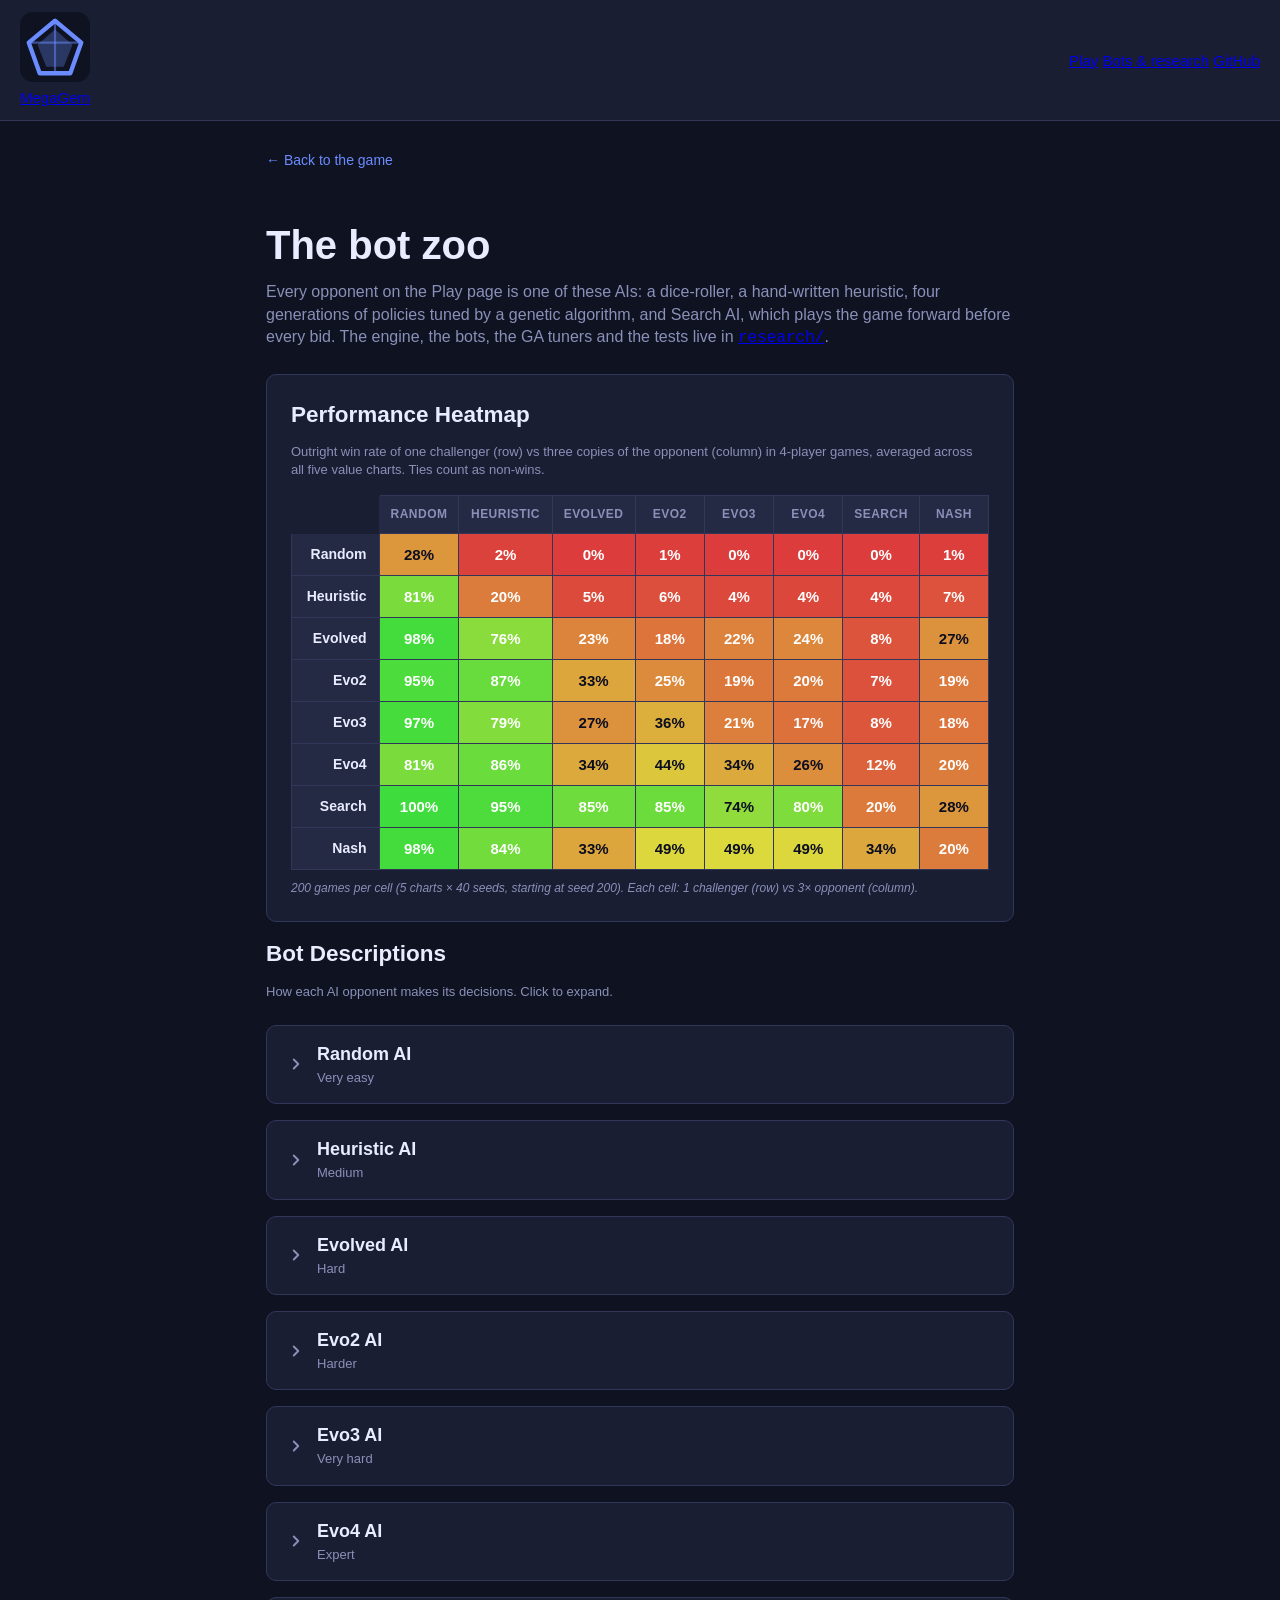
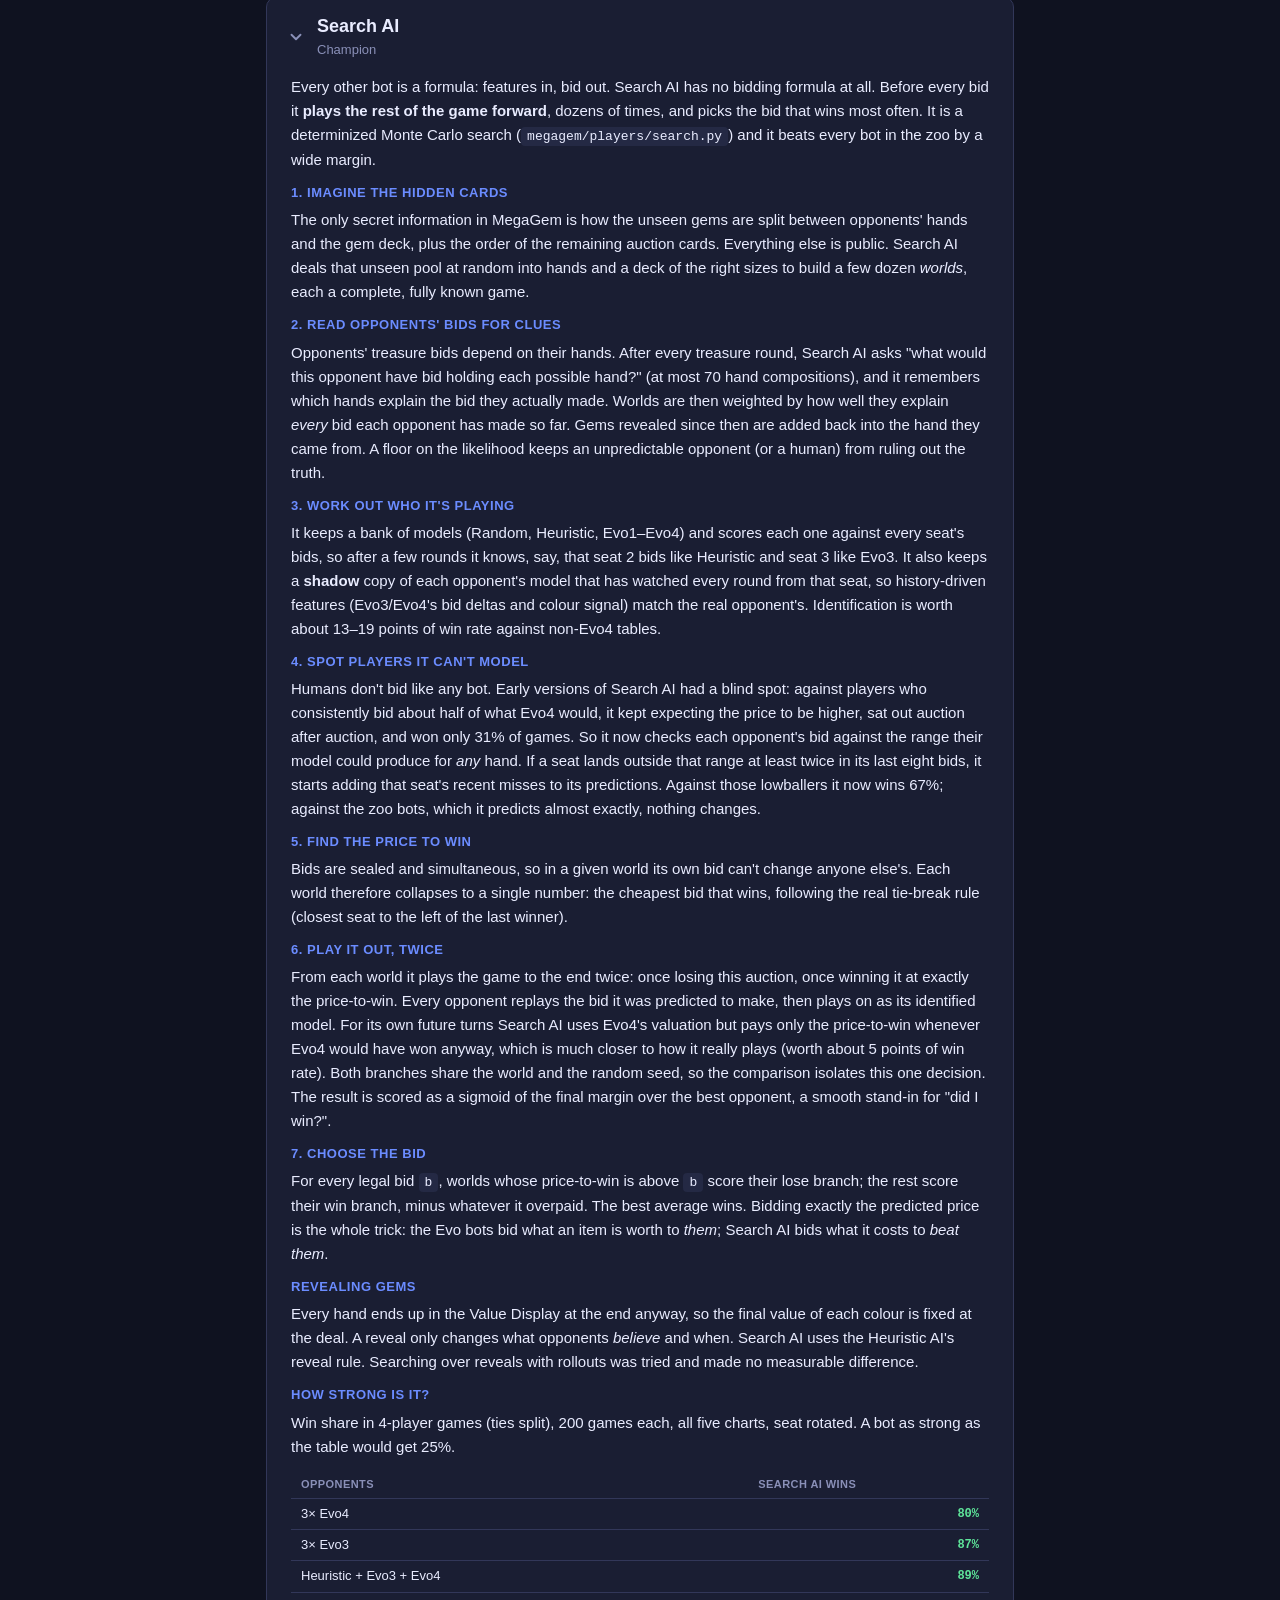
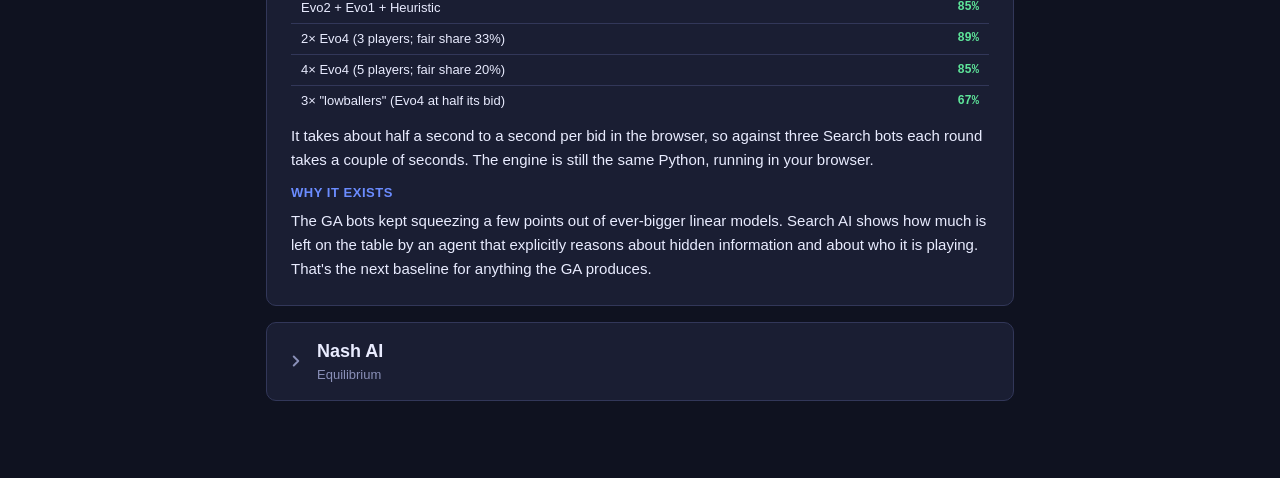
<file: web/bots.html>
<!DOCTYPE html>
<html lang="en">
<head>
    <meta charset="UTF-8">
    <meta name="viewport" content="width=device-width, initial-scale=1.0">
    <title>MegaGem Bots</title>
    <link rel="icon" href="favicon.svg" type="image/svg+xml">
    <link rel="preconnect" href="https://fonts.googleapis.com">
    <link rel="preconnect" href="https://fonts.gstatic.com" crossorigin>
    <link rel="stylesheet" href="https://fonts.googleapis.com/css2?family=Inter:wght@400;500;600;700&family=Space+Grotesk:wght@500;700&display=swap">
    <link rel="stylesheet" href="style.css?v=__MEGAGEM_BUILD__">
    <style>
        .bots-page {
            max-width: 780px;
            margin: 0 auto;
            padding: 28px 16px 64px;
        }

        .bots-page h2 {
            margin-top: 0;
            margin-bottom: 8px;
        }

        .bots-page > .muted {
            margin-bottom: 24px;
        }

        /* --- Collapsible bot cards ----------------------------------- */

        .bot-card {
            background: var(--bg-card);
            border: 1px solid var(--border);
            border-radius: 10px;
            margin-bottom: 16px;
        }

        .bot-card summary {
            display: flex;
            align-items: center;
            gap: 12px;
            padding: 16px 20px;
            cursor: pointer;
            list-style: none;
            user-select: none;
        }

        .bot-card summary::-webkit-details-marker { display: none; }
        .bot-card summary::marker { display: none; }

        .bot-card summary .chevron {
            flex-shrink: 0;
            width: 18px;
            height: 18px;
            transition: transform 0.2s;
            color: var(--muted);
        }

        .bot-card[open] summary .chevron {
            transform: rotate(90deg);
        }

        .bot-card summary .bot-header {
            flex: 1;
        }

        .bot-card summary h3 {
            margin: 0;
            font-size: 18px;
            color: var(--text);
            text-transform: none;
            letter-spacing: 0;
        }

        .bot-card summary .bot-difficulty {
            font-size: 13px;
            color: var(--muted);
            margin-top: 2px;
        }

        .bot-card .bot-body {
            padding: 0 24px 24px;
        }

        .bot-card p {
            margin: 0 0 12px;
            line-height: 1.6;
        }

        .bot-card p:last-child {
            margin-bottom: 0;
        }

        .bot-card .section-label {
            font-size: 13px;
            font-weight: 600;
            color: var(--accent);
            text-transform: uppercase;
            letter-spacing: 0.04em;
            margin-bottom: 6px;
        }

        .bot-card code {
            background: var(--bg-card-alt);
            padding: 2px 6px;
            border-radius: 4px;
            font-size: 13px;
            font-family: ui-monospace, "SF Mono", Menlo, monospace;
        }

        /* --- Weight analysis dropdown -------------------------------- */

        .weight-analysis {
            margin-top: 16px;
            background: var(--bg-card-alt);
            border: 1px solid var(--border);
            border-radius: 8px;
        }

        .weight-analysis summary {
            display: flex;
            align-items: center;
            gap: 8px;
            padding: 12px 16px;
            cursor: pointer;
            list-style: none;
            user-select: none;
            font-size: 14px;
            font-weight: 600;
            color: var(--accent);
        }

        .weight-analysis summary::-webkit-details-marker { display: none; }
        .weight-analysis summary::marker { display: none; }

        .weight-analysis summary .chevron {
            flex-shrink: 0;
            width: 14px;
            height: 14px;
            transition: transform 0.2s;
            color: var(--muted);
        }

        .weight-analysis[open] summary .chevron {
            transform: rotate(90deg);
        }

        .weight-analysis .wa-body {
            padding: 0 16px 16px;
        }

        .weight-analysis .wa-body p {
            font-size: 13px;
            color: var(--muted);
            margin: 0 0 12px;
            line-height: 1.5;
        }

        .wa-head {
            margin-bottom: 16px;
        }

        .wa-head:last-child {
            margin-bottom: 0;
        }

        .wa-head-title {
            font-size: 13px;
            font-weight: 700;
            color: var(--text);
            text-transform: uppercase;
            letter-spacing: 0.04em;
            margin-bottom: 8px;
        }

        .wa-head-formula {
            font-size: 12px;
            color: var(--muted);
            font-family: ui-monospace, "SF Mono", Menlo, monospace;
            margin-bottom: 8px;
            word-break: break-all;
        }

        .weight-table {
            width: 100%;
            border-collapse: collapse;
            font-size: 13px;
            margin-bottom: 8px;
        }

        .weight-table th,
        .weight-table td {
            padding: 6px 10px;
            text-align: left;
            border-bottom: 1px solid var(--border);
        }

        .weight-table th {
            color: var(--muted);
            font-size: 11px;
            text-transform: uppercase;
            letter-spacing: 0.04em;
            font-weight: 600;
        }

        .weight-table .wt-name {
            font-family: ui-monospace, "SF Mono", Menlo, monospace;
            font-size: 12px;
            color: var(--text);
            white-space: nowrap;
        }

        .weight-table .wt-value {
            font-family: ui-monospace, "SF Mono", Menlo, monospace;
            font-size: 12px;
            font-weight: 700;
            text-align: right;
            white-space: nowrap;
        }

        .weight-table .wt-value.positive { color: var(--success); }
        .weight-table .wt-value.negative { color: var(--danger); }
        .weight-table .wt-value.near-zero { color: var(--muted); }

        .weight-table .wt-meaning {
            color: var(--muted);
            font-size: 12px;
            line-height: 1.4;
        }

        .weight-table tr:last-child td {
            border-bottom: none;
        }

        .wa-insight {
            font-size: 13px;
            color: var(--text);
            line-height: 1.6;
            margin: 8px 0 0;
            padding: 10px 12px;
            background: var(--bg);
            border-radius: 6px;
            border-left: 3px solid var(--accent);
        }

        /* --- Heatmap ------------------------------------------------- */

        .heatmap-section {
            background: var(--bg-card);
            border: 1px solid var(--border);
            border-radius: 10px;
            padding: 24px;
            margin-bottom: 16px;
        }

        .heatmap-section h2 {
            margin: 0 0 4px;
        }

        .heatmap-section > .muted {
            margin-bottom: 16px;
        }

        .heatmap-wrapper {
            overflow-x: auto;
        }

        .heatmap-table {
            border-collapse: collapse;
            width: 100%;
            min-width: 400px;
            font-size: 14px;
        }

        .heatmap-table th,
        .heatmap-table td {
            padding: 10px 8px;
            text-align: center;
            border: 1px solid var(--border);
        }

        .heatmap-table th {
            background: var(--bg-card-alt);
            color: var(--muted);
            font-size: 12px;
            font-weight: 600;
            text-transform: uppercase;
            letter-spacing: 0.04em;
        }

        .heatmap-table th.row-header {
            text-align: right;
            padding-right: 12px;
            color: var(--text);
            text-transform: none;
            letter-spacing: 0;
            font-size: 14px;
        }

        .heatmap-table th.corner {
            background: transparent;
            border-color: transparent;
        }

        .heatmap-table th.col-label-row {
            background: transparent;
            border: none;
            color: var(--muted);
            font-size: 12px;
            text-align: center;
            padding: 0 0 6px;
        }

        .heatmap-table td {
            font-weight: 700;
            font-size: 15px;
            min-width: 64px;
        }

        .heatmap-meta {
            margin-top: 10px;
            font-size: 12px;
            color: var(--muted);
            font-style: italic;
        }

        .heatmap-empty {
            color: var(--muted);
            font-style: italic;
            padding: 20px 0;
            text-align: center;
        }

        /* --- Misc ---------------------------------------------------- */

        .back-link {
            display: inline-block;
            margin-bottom: 20px;
            color: var(--accent);
            text-decoration: none;
            font-size: 14px;
        }

        .back-link:hover {
            text-decoration: underline;
        }
    </style>
</head>
<body>
    <header class="topbar">
        <a class="brand" href="./"><img src="favicon.svg" alt=""><span>MegaGem</span></a>
        <nav class="nav">
            <a href="./">Play</a>
            <a href="bots.html" class="active">Bots<span class="hide-sm"> &amp; research</span></a>
            <a href="https://github.com/Lachy-Dauth/mega-gem" target="_blank" rel="noopener" class="hide-sm">GitHub</a>
        </nav>
    </header>

    <div class="bots-page">
        <a href="./" class="back-link">&larr; Back to the game</a>
        <h1 style="font-size:clamp(28px,5vw,40px);margin-bottom:8px">The bot zoo</h1>
        <p class="muted" style="margin:0 0 24px;font-size:16px">Every opponent on the Play page is one of these AIs: a dice-roller, a hand-written
        heuristic, four generations of policies tuned by a genetic algorithm, and Search AI, which plays the game forward before every bid. The engine, the bots, the GA tuners and the tests live in
        <a href="https://github.com/Lachy-Dauth/mega-gem/tree/main/research" target="_blank" rel="noopener"><code>research/</code></a>.</p>

        <!-- ===================== HEATMAP ===================== -->
        <div class="heatmap-section">
            <h2>Performance Heatmap</h2>
            <p class="muted">
                Outright win rate of one challenger (row) vs three copies of the
                opponent (column) in 4-player games, averaged across all
                five value charts. Ties count as non-wins.
            </p>
            <div id="heatmap-container">
                <p class="heatmap-empty">Loading heatmap data...</p>
            </div>
        </div>

        <!-- ===================== BOT DESCRIPTIONS ===================== -->
        <h2>Bot Descriptions</h2>
        <p class="muted">How each AI opponent makes its decisions. Click to expand.</p>

        <!-- Random AI -->
        <details class="bot-card">
            <summary>
                <svg class="chevron" viewBox="0 0 24 24" fill="none" stroke="currentColor" stroke-width="2.5" stroke-linecap="round" stroke-linejoin="round"><polyline points="9 18 15 12 9 6"></polyline></svg>
                <div class="bot-header">
                    <h3>Random AI</h3>
                    <div class="bot-difficulty">Very easy</div>
                </div>
            </summary>
            <div class="bot-body">
                <p>
                    The Random AI is the simplest bot in the game. It has no strategy
                    at all — every decision is made by rolling the dice.
                </p>

                <div class="section-label">Bidding</div>
                <p>
                    When an auction card comes up, Random AI picks a bid uniformly at
                    random between <code>0</code> and the maximum legal bid. It
                    doesn't consider the value of the card, how many coins it has
                    left, or what other players might do. A treasure card worth 20
                    points is just as likely to get a bid of 0 as a bid at the cap.
                </p>

                <div class="section-label">Revealing gems</div>
                <p>
                    When forced to reveal a gem from its hand, Random AI picks one
                    at random with equal probability. It makes no attempt to hold
                    back valuable colours or reveal ones that help its position.
                </p>

                <div class="section-label">Why it exists</div>
                <p>
                    Random AI serves as the <strong>baseline floor</strong> for the
                    AI zoo. Any serious bot should comfortably beat it. It's also
                    useful for quick testing — if a new AI can't even outperform
                    random play, something is wrong.
                </p>
            </div>
        </details>

        <!-- Heuristic AI -->
        <details class="bot-card">
            <summary>
                <svg class="chevron" viewBox="0 0 24 24" fill="none" stroke="currentColor" stroke-width="2.5" stroke-linecap="round" stroke-linejoin="round"><polyline points="9 18 15 12 9 6"></polyline></svg>
                <div class="bot-header">
                    <h3>Heuristic AI</h3>
                    <div class="bot-difficulty">Medium</div>
                </div>
            </summary>
            <div class="bot-body">
                <p>
                    The Heuristic AI is the first bot with an actual strategy. It
                    estimates the value of each auction card and bids a fraction of
                    that value, keeping coins in reserve for future rounds.
                </p>

                <div class="section-label">Treasure bidding</div>
                <p>
                    For treasure cards, the bot estimates how much the offered gems
                    are worth. It does this by predicting what the Value Display will
                    look like at the end of the game — gems it can see (its own hand,
                    the current display) are counted exactly, while hidden gems
                    (opponents' hands, the gem deck) are spread uniformly across
                    unknown slots. Each gem's value is then looked up on the chart.
                    Mission bonuses are also factored in: full credit if winning the
                    gems would complete a mission, and partial credit if it moves the
                    bot closer to one.
                </p>
                <p>
                    The final bid is <code>75%</code> of that estimated value, capped
                    so the bot always keeps a reserve of coins for future treasure
                    auctions. The reserve is based on how many gems are still in the
                    supply and their expected average value.
                </p>

                <div class="section-label">Investment bidding</div>
                <p>
                    Investments return their face value at the end of the game on top
                    of the locked bid — they're free money. The bot bids its surplus
                    coins (everything above its reserve), and will always bid at
                    least <code>1</code> coin if it can, since any winning bid is
                    profitable.
                </p>

                <div class="section-label">Loan bidding</div>
                <p>
                    Loans are net-negative (you pay back the full face value), so
                    the bot only takes them as a last resort — specifically, when it
                    has fewer than <code>5</code> coins and there are still at least
                    3 gems left in the supply worth competing for. Otherwise it
                    bids <code>0</code>.
                </p>

                <div class="section-label">Revealing gems</div>
                <p>
                    When choosing which gem to reveal from its hand, the Heuristic AI
                    picks the one that benefits it the most. It scores each gem by
                    how much the Value Display would increase for that colour,
                    weighted by how many more of that colour it owns compared to its
                    opponents. A gem it holds lots of and opponents hold few of is
                    worth boosting; a gem opponents hold more of is worth avoiding.
                    Ties are broken by revealing colours the bot holds least of.
                </p>

                <div class="section-label">Why it exists</div>
                <p>
                    Heuristic AI is the <strong>fitness opponent</strong> for the
                    first generation of evolved bots. It provides a meaningful
                    challenge — far above random play — and a stable baseline to
                    measure whether genetic tuning is actually producing improvement.
                </p>
            </div>
        </details>

        <!-- Evolved AI (HyperAdaptiveSplitAI) -->
        <details class="bot-card">
            <summary>
                <svg class="chevron" viewBox="0 0 24 24" fill="none" stroke="currentColor" stroke-width="2.5" stroke-linecap="round" stroke-linejoin="round"><polyline points="9 18 15 12 9 6"></polyline></svg>
                <div class="bot-header">
                    <h3>Evolved AI</h3>
                    <div class="bot-difficulty">Hard</div>
                </div>
            </summary>
            <div class="bot-body">
                <p>
                    The Evolved AI is the first bot whose strategy was discovered
                    by a genetic algorithm rather than written by hand. It builds
                    on the Heuristic AI's foundation but replaces the fixed 75%
                    discount with three independent linear models — one each for
                    treasure, investment, and loan auctions — whose 18 total
                    weights were tuned by evolution.
                </p>

                <div class="section-label">How the discount works</div>
                <p>
                    Each of the three "heads" computes a discount factor between
                    0 and 1 from five game-state features: how far through the
                    game you are (progress), the bot's own coin ratio relative to
                    the remaining expected value, the average and top opponent coin
                    ratios, and a variance proxy based on how many hidden gems
                    remain and how sensitive the current value chart is. Each head
                    has its own bias and five learned weights, so treasures,
                    investments, and loans can each react differently to the same
                    game state.
                </p>

                <div class="section-label">Better value estimation</div>
                <p>
                    Instead of the Heuristic AI's simple point estimate of the
                    final Value Display, the Evolved AI uses a
                    <strong>hypergeometric distribution</strong>. It models the
                    unknown gems (in opponents' hands and the deck) as draws from
                    an urn without replacement, computing the full probability
                    distribution for each colour's final display count. The
                    expected value of each gem is then
                    <code>E[chart_value(X)]</code> rather than
                    <code>chart_value(E[X])</code> — a significant accuracy
                    improvement on non-linear charts like chart E, where the value
                    peaks at 3 gems then crashes to 0.
                </p>

                <div class="section-label">Bidding</div>
                <p>
                    For treasures, the bot multiplies the hypergeometric value
                    estimate (including mission bonuses) by the treasure head's
                    discount, then caps the bid at its spendable coins. For
                    investments, it applies the invest head's discount to its
                    surplus coins and always bids at least 1 (free money). For
                    loans, the loan head's discount is applied to the loan amount
                    — a low discount effectively means "don't take this loan".
                </p>

                <div class="section-label">Revealing gems</div>
                <p>
                    Inherited unchanged from the Heuristic AI — pick the gem
                    whose colour boost benefits the bot the most relative to
                    opponents.
                </p>

                <div class="section-label">Why it exists</div>
                <p>
                    The Evolved AI demonstrates that a genetic algorithm can
                    discover bidding strategies that beat hand-tuned heuristics.
                    It achieves an <strong>81% win rate</strong> against three
                    Heuristic AI opponents and serves as the training opponent
                    for the next generation of bots.
                </p>

                <details class="weight-analysis">
                    <summary>
                        <svg class="chevron" viewBox="0 0 24 24" fill="none" stroke="currentColor" stroke-width="2.5" stroke-linecap="round" stroke-linejoin="round"><polyline points="9 18 15 12 9 6"></polyline></svg>
                        Learned weights (18 total)
                    </summary>
                    <div class="wa-body">
                        <p>
                            Each head computes a discount factor:
                            <code>discount = clamp(bias + w1*f1 + ... + w5*f5, 0, 1)</code>.
                            The discount is multiplied by the estimated value to produce the bid.
                            A higher weight means the feature pushes the discount up (bid more aggressively).
                        </p>

                        <!-- Treasure head -->
                        <div class="wa-head">
                            <div class="wa-head-title">Treasure head</div>
                            <table class="weight-table">
                                <thead><tr><th>Weight</th><th>Value</th><th>Interpretation</th></tr></thead>
                                <tbody>
                                    <tr><td class="wt-name">bias</td><td class="wt-value positive">+0.27</td><td class="wt-meaning">Low baseline discount (~27%) — starts conservative and lets the features decide</td></tr>
                                    <tr><td class="wt-name">w_progress</td><td class="wt-value negative">-0.51</td><td class="wt-meaning">Bids <strong>less</strong> aggressively as the game goes on — tightens up late to preserve coins</td></tr>
                                    <tr><td class="wt-name">w_my_cash</td><td class="wt-value positive">+0.45</td><td class="wt-meaning">Spends more freely when it has a large share of the remaining value in coins</td></tr>
                                    <tr><td class="wt-name">w_avg_cash</td><td class="wt-value positive">+1.06</td><td class="wt-meaning"><strong>Strongest weight.</strong> Bids much harder when opponents are cash-rich — refuses to be outbid when everyone has money</td></tr>
                                    <tr><td class="wt-name">w_top_cash</td><td class="wt-value negative">-0.17</td><td class="wt-meaning">Slightly pulls back when one specific opponent is very rich — avoids bidding wars it can't win</td></tr>
                                    <tr><td class="wt-name">w_variance</td><td class="wt-value near-zero">+0.09</td><td class="wt-meaning">Barely affected by chart uncertainty — trusts its value estimates</td></tr>
                                </tbody>
                            </table>
                            <div class="wa-insight">
                                The treasure head's defining trait is the huge <code>w_avg_cash = +1.06</code> weight.
                                When opponents are flush with coins, this bot goes all-in on treasures rather than
                                letting them dominate the auctions. The negative progress weight means it front-loads
                                spending on treasures early and becomes a miser in the endgame.
                            </div>
                        </div>

                        <!-- Invest head -->
                        <div class="wa-head">
                            <div class="wa-head-title">Invest head</div>
                            <table class="weight-table">
                                <thead><tr><th>Weight</th><th>Value</th><th>Interpretation</th></tr></thead>
                                <tbody>
                                    <tr><td class="wt-name">bias</td><td class="wt-value negative">-0.38</td><td class="wt-meaning">Negative baseline — rarely invests unless features push it up</td></tr>
                                    <tr><td class="wt-name">w_progress</td><td class="wt-value negative">-0.18</td><td class="wt-meaning">Less willing to invest as the game goes on</td></tr>
                                    <tr><td class="wt-name">w_my_cash</td><td class="wt-value positive">+0.70</td><td class="wt-meaning">Invests heavily when it has lots of coins relative to remaining value</td></tr>
                                    <tr><td class="wt-name">w_avg_cash</td><td class="wt-value negative">-1.08</td><td class="wt-meaning"><strong>Strongest weight.</strong> Avoids investing when opponents also have lots of cash — prefers to save coins for treasure fights</td></tr>
                                    <tr><td class="wt-name">w_top_cash</td><td class="wt-value positive">+0.65</td><td class="wt-meaning">But if one specific opponent is way richer, it <em>does</em> invest — concedes the next auction to lock in safe returns</td></tr>
                                    <tr><td class="wt-name">w_variance</td><td class="wt-value near-zero">+0.08</td><td class="wt-meaning">Negligible effect from chart uncertainty</td></tr>
                                </tbody>
                            </table>
                            <div class="wa-insight">
                                The invest head shows sophisticated resource management: it only invests when it
                                can afford to (high <code>w_my_cash</code>), but avoids locking up coins when opponents
                                also have money to spend on treasures (<code>w_avg_cash = -1.08</code>). The exception is
                                when one opponent is so far ahead that competing for treasures seems futile — then it
                                pivots to safe investment returns.
                            </div>
                        </div>

                        <!-- Loan head -->
                        <div class="wa-head">
                            <div class="wa-head-title">Loan head</div>
                            <table class="weight-table">
                                <thead><tr><th>Weight</th><th>Value</th><th>Interpretation</th></tr></thead>
                                <tbody>
                                    <tr><td class="wt-name">bias</td><td class="wt-value negative">-0.52</td><td class="wt-meaning">Strongly avoids loans by default — net-negative cash flow</td></tr>
                                    <tr><td class="wt-name">w_progress</td><td class="wt-value positive">+0.92</td><td class="wt-meaning"><strong>Strongest weight.</strong> Increasingly willing to take loans late in the game for last-minute leverage</td></tr>
                                    <tr><td class="wt-name">w_my_cash</td><td class="wt-value near-zero">+0.12</td><td class="wt-meaning">Small effect — neither desperate nor cautious about current cash</td></tr>
                                    <tr><td class="wt-name">w_avg_cash</td><td class="wt-value near-zero">-0.09</td><td class="wt-meaning">Barely affected by opponent cash levels</td></tr>
                                    <tr><td class="wt-name">w_top_cash</td><td class="wt-value negative">-0.44</td><td class="wt-meaning">Avoids loans when the top opponent is rich — doesn't want to go deeper in debt against a strong player</td></tr>
                                    <tr><td class="wt-name">w_variance</td><td class="wt-value positive">+0.98</td><td class="wt-meaning"><strong>Near-strongest.</strong> Strongly takes loans when the situation is uncertain — gambles on high-variance charts</td></tr>
                                </tbody>
                            </table>
                            <div class="wa-insight">
                                The loan head reveals an interesting endgame gambit: the massive <code>w_progress = +0.92</code>
                                combined with the high <code>w_variance = +0.98</code> means this bot will take loans
                                late in uncertain games — a "Hail Mary" play where the extra coins might swing a
                                close outcome. Early in the game, the negative bias and <code>w_top_cash</code> keep it cautious.
                            </div>
                        </div>
                    </div>
                </details>
            </div>
        </details>

        <!-- Evo2 AI -->
        <details class="bot-card">
            <summary>
                <svg class="chevron" viewBox="0 0 24 24" fill="none" stroke="currentColor" stroke-width="2.5" stroke-linecap="round" stroke-linejoin="round"><polyline points="9 18 15 12 9 6"></polyline></svg>
                <div class="bot-header">
                    <h3>Evo2 AI</h3>
                    <div class="bot-difficulty">Harder</div>
                </div>
            </summary>
            <div class="bot-body">
                <p>
                    Evo2 is a clean-slate redesign that throws out the hand-coded
                    scaffolding of the Evolved AI and lets the genetic algorithm
                    discover everything from scratch. Instead of computing a
                    discount fraction and multiplying it by an estimated value,
                    each head outputs the <strong>bid in coins directly</strong>
                    — a simple linear formula whose 19 total weights encode the
                    full bidding policy.
                </p>

                <div class="section-label">Direct bid output</div>
                <p>
                    Each head computes
                    <code>bid = bias + w1*f1 + w2*f2 + ...</code> and the
                    result is clamped to <code>[0, max_legal_bid]</code>.
                    There's no intermediate "discount times value" step, which
                    frees the GA from the implicit assumption that bids should
                    scale proportionally with estimated value.
                </p>

                <div class="section-label">Smarter features</div>
                <p>
                    The progress proxy (fraction of the auction deck consumed) is
                    replaced by an exact <strong>expected rounds remaining</strong>
                    calculated via a closed-form multivariate hypergeometric over
                    the known auction deck composition and remaining gem supply.
                    Cash features switch from ratios to raw coin counts (my coins,
                    average opponent coins, top opponent coins) and let the GA
                    learn the right scaling. The treasure head also gets two new
                    per-card features: the <strong>expected value</strong> and
                    <strong>standard deviation</strong> of the prize, both
                    derived from the hypergeometric gem distribution.
                </p>

                <div class="section-label">Mission probability delta</div>
                <p>
                    On top of the existing hard/soft mission bonuses, the treasure
                    head factors in a <strong>mission probability delta</strong>
                    for each active mission: the difference between "probability
                    I win this mission if I take the gems" and "probability I win
                    it if the richest opponent takes them", scaled by the mission's
                    coin reward. This captures the competitive value of denying
                    missions to opponents, not just pursuing your own.
                </p>

                <div class="section-label">Revealing gems</div>
                <p>
                    Uses the same reveal logic as the Heuristic AI — boost
                    colours you hold more of than opponents.
                </p>

                <div class="section-label">Why it exists</div>
                <p>
                    Evo2 proves that removing hand-designed constraints and
                    letting the GA learn freely produces a stronger bot. It was
                    trained against a mix of all prior bots (Random, Heuristic,
                    and Evolved) to avoid overfitting to any single opponent, and
                    achieves a <strong>69% pooled win rate</strong> across that
                    field.
                </p>

                <details class="weight-analysis">
                    <summary>
                        <svg class="chevron" viewBox="0 0 24 24" fill="none" stroke="currentColor" stroke-width="2.5" stroke-linecap="round" stroke-linejoin="round"><polyline points="9 18 15 12 9 6"></polyline></svg>
                        Learned weights (19 total)
                    </summary>
                    <div class="wa-body">
                        <p>
                            Each head computes the bid directly in coins:
                            <code>bid = clamp(bias + w1*f1 + ... + wN*fN, 0, cap)</code>.
                            Unlike the Evolved AI's discount model, there is no intermediate value estimate
                            being scaled — the weights encode the full bidding policy.
                        </p>

                        <!-- Treasure head -->
                        <div class="wa-head">
                            <div class="wa-head-title">Treasure head (7 weights)</div>
                            <table class="weight-table">
                                <thead><tr><th>Weight</th><th>Value</th><th>Interpretation</th></tr></thead>
                                <tbody>
                                    <tr><td class="wt-name">bias</td><td class="wt-value positive">+0.77</td><td class="wt-meaning">Small positive floor — always willing to bid a bit on treasures</td></tr>
                                    <tr><td class="wt-name">w_rounds</td><td class="wt-value negative">-0.16</td><td class="wt-meaning">Bids slightly less with more rounds remaining — saves coins for later opportunities</td></tr>
                                    <tr><td class="wt-name">w_my_coins</td><td class="wt-value positive">+0.12</td><td class="wt-meaning">Modestly increases bids when it has more coins</td></tr>
                                    <tr><td class="wt-name">w_avg_opp</td><td class="wt-value near-zero">+0.04</td><td class="wt-meaning">Barely reacts to average opponent wealth</td></tr>
                                    <tr><td class="wt-name">w_top_opp</td><td class="wt-value near-zero">-0.00</td><td class="wt-meaning">Essentially ignores the richest opponent — a big shift from Evolved AI's sensitivity</td></tr>
                                    <tr><td class="wt-name">w_ev</td><td class="wt-value positive">+0.33</td><td class="wt-meaning"><strong>Dominant weight.</strong> Bids roughly 33% of the estimated treasure value — the core of its pricing logic</td></tr>
                                    <tr><td class="wt-name">w_std</td><td class="wt-value near-zero">-0.03</td><td class="wt-meaning">Slightly cautious on high-uncertainty prizes — prefers predictable value</td></tr>
                                </tbody>
                            </table>
                            <div class="wa-insight">
                                The treasure head is dominated by <code>w_ev = +0.33</code> — the bot bids about a third of
                                what it thinks the treasure is worth. The GA arrived at a much simpler strategy than
                                Evolved AI's complex opponent-sensitivity: just price the card itself and ignore what
                                opponents have. The small <code>w_my_coins</code> and <code>w_rounds</code> terms
                                add basic budget awareness.
                            </div>
                        </div>

                        <!-- Invest head -->
                        <div class="wa-head">
                            <div class="wa-head-title">Invest head (6 weights)</div>
                            <table class="weight-table">
                                <thead><tr><th>Weight</th><th>Value</th><th>Interpretation</th></tr></thead>
                                <tbody>
                                    <tr><td class="wt-name">bias</td><td class="wt-value positive">+1.85</td><td class="wt-meaning"><strong>Very high baseline</strong> — aggressively pursues every investment</td></tr>
                                    <tr><td class="wt-name">w_rounds</td><td class="wt-value positive">+0.42</td><td class="wt-meaning">Invests even more with more rounds remaining — lock in returns early</td></tr>
                                    <tr><td class="wt-name">w_my_coins</td><td class="wt-value near-zero">+0.01</td><td class="wt-meaning">Own coins barely affect invest bids — always wants them regardless</td></tr>
                                    <tr><td class="wt-name">w_avg_opp</td><td class="wt-value negative">-0.28</td><td class="wt-meaning">Invests less when opponents are richer — saves coins for treasure competition</td></tr>
                                    <tr><td class="wt-name">w_top_opp</td><td class="wt-value positive">+0.16</td><td class="wt-meaning">But invests more when the leader is far ahead — pivots to safe returns when outmatched</td></tr>
                                    <tr><td class="wt-name">w_amount</td><td class="wt-value near-zero">-0.05</td><td class="wt-meaning">Barely distinguishes between invest sizes — treats all investments as equally desirable</td></tr>
                                </tbody>
                            </table>
                            <div class="wa-insight">
                                The invest head learned that investments are almost always good: the <code>bias = +1.85</code>
                                combined with <code>w_rounds = +0.42</code> means the bot bids aggressively on investments
                                early in the game when there are many rounds to benefit from the returns. The opposing
                                <code>w_avg_opp = -0.28</code> vs <code>w_top_opp = +0.16</code> shows a nuanced strategy:
                                hold off when the field is rich, but if one player is pulling away, secure the safe income.
                            </div>
                        </div>

                        <!-- Loan head -->
                        <div class="wa-head">
                            <div class="wa-head-title">Loan head (6 weights)</div>
                            <table class="weight-table">
                                <thead><tr><th>Weight</th><th>Value</th><th>Interpretation</th></tr></thead>
                                <tbody>
                                    <tr><td class="wt-name">bias</td><td class="wt-value negative">-0.49</td><td class="wt-meaning">Avoids loans by default — net-negative cash flow</td></tr>
                                    <tr><td class="wt-name">w_rounds</td><td class="wt-value negative">-0.29</td><td class="wt-meaning">Even less willing with more rounds left — avoids early debt</td></tr>
                                    <tr><td class="wt-name">w_my_coins</td><td class="wt-value positive">+0.11</td><td class="wt-meaning">More willing to take loans when cash-rich — uses leverage to amplify a lead</td></tr>
                                    <tr><td class="wt-name">w_avg_opp</td><td class="wt-value positive">+0.21</td><td class="wt-meaning">Takes loans under competitive pressure — borrows to keep pace with richer opponents</td></tr>
                                    <tr><td class="wt-name">w_top_opp</td><td class="wt-value near-zero">-0.05</td><td class="wt-meaning">Small pullback vs a rich leader</td></tr>
                                    <tr><td class="wt-name">w_amount</td><td class="wt-value positive">+0.19</td><td class="wt-meaning">Prefers larger loans when it does borrow — go big or go home</td></tr>
                                </tbody>
                            </table>
                            <div class="wa-insight">
                                A clear "reluctant borrower" strategy: negative bias and negative <code>w_rounds</code> mean
                                loans are almost never taken early. But when opponents are richer (<code>w_avg_opp = +0.21</code>)
                                and the bot needs to compete, it takes the bigger loan (<code>w_amount = +0.19</code>) as
                                a calculated gamble to stay in the fight.
                            </div>
                        </div>
                    </div>
                </details>
            </div>
        </details>

        <!-- Evo3 AI -->
        <details class="bot-card">
            <summary>
                <svg class="chevron" viewBox="0 0 24 24" fill="none" stroke="currentColor" stroke-width="2.5" stroke-linecap="round" stroke-linejoin="round"><polyline points="9 18 15 12 9 6"></polyline></svg>
                <div class="bot-header">
                    <h3>Evo3 AI</h3>
                    <div class="bot-difficulty">Very hard</div>
                </div>
            </summary>
            <div class="bot-body">
                <p>
                    Evo3 was the previous champion, and the first bot to watch
                    opponent behaviour and adjust in real time. It extends Evo2
                    with an opponent-pricing signal that measures how much the
                    highest opponent bid exceeds what Evo3 would have bid. Its
                    25 weights were tuned by evolution against all prior bots.
                </p>

                <div class="section-label">Opponent-pricing signal</div>
                <p>
                    After every round, the engine tells each player what happened.
                    Evo3 uses this to record how much the highest opponent bid
                    exceeded a <em>baseline</em> — the bid Evo3 itself would have
                    made with no history. Over the course of a game, this builds
                    up a running log of how aggressively opponents are bidding
                    compared to Evo3's default pricing.
                </p>

                <div class="section-label">Weighted history</div>
                <p>
                    Each of the three heads reads two new features: the weighted
                    <strong>mean</strong> and <strong>standard deviation</strong>
                    of the opponent-delta history. Observations from the same
                    category (e.g. treasure history when bidding on a treasure)
                    are weighted 4x more heavily than cross-category observations,
                    since how opponents price loans says less about how they'll
                    price treasures.
                </p>

                <div class="section-label">No feedback loop</div>
                <p>
                    A subtle but critical detail: the baseline used to measure
                    opponent deltas is what Evo3 <em>would have bid</em> using
                    the default history values (0, 1), not what it actually bid.
                    If the actual bid were used, the signal would depend on Evo3's
                    own learned response to that signal — a feedback loop. By
                    pinning the baseline to the "no history" bid, the measurement
                    stays stable regardless of how aggressively the weights react.
                </p>

                <div class="section-label">Revealing gems</div>
                <p>
                    Same reveal logic as all prior evolved bots — inherited from
                    the Heuristic AI.
                </p>

                <div class="section-label">Why it exists</div>
                <p>
                    Evo3 was the first bot to adapt mid-game by reading
                    opponent behaviour — bidding more aggressively against
                    passive opponents and pulling back against aggressive ones.
                    It achieves a <strong>72% pooled win rate</strong> against
                    Random, Heuristic, and Evo2, and remains a strong opponent
                    when you want a challenge without the per-color bid-signal
                    inference that Evo4 layers on top.
                </p>

                <details class="weight-analysis">
                    <summary>
                        <svg class="chevron" viewBox="0 0 24 24" fill="none" stroke="currentColor" stroke-width="2.5" stroke-linecap="round" stroke-linejoin="round"><polyline points="9 18 15 12 9 6"></polyline></svg>
                        Learned weights (25 total)
                    </summary>
                    <div class="wa-body">
                        <p>
                            Same direct-bid formula as Evo2, plus two opponent-awareness features per head.
                            The <code>w_mean_delta</code> and <code>w_std_delta</code> weights control how much
                            the bot reacts to opponent bidding patterns observed during the game.
                        </p>

                        <!-- Treasure head -->
                        <div class="wa-head">
                            <div class="wa-head-title">Treasure head (9 weights)</div>
                            <table class="weight-table">
                                <thead><tr><th>Weight</th><th>Value</th><th>Interpretation</th></tr></thead>
                                <tbody>
                                    <tr><td class="wt-name">bias</td><td class="wt-value positive">+0.95</td><td class="wt-meaning">Moderate positive floor — slightly more aggressive baseline than Evo2</td></tr>
                                    <tr><td class="wt-name">w_rounds</td><td class="wt-value negative">-0.23</td><td class="wt-meaning">Bids less with more rounds remaining — stronger patience than Evo2</td></tr>
                                    <tr><td class="wt-name">w_my_coins</td><td class="wt-value near-zero">+0.09</td><td class="wt-meaning">Modest coin sensitivity — relies more on value estimation than budget</td></tr>
                                    <tr><td class="wt-name">w_avg_opp</td><td class="wt-value positive">+0.20</td><td class="wt-meaning">Bids harder when opponents are richer — competes for treasures under pressure</td></tr>
                                    <tr><td class="wt-name">w_top_opp</td><td class="wt-value near-zero">-0.03</td><td class="wt-meaning">Near-zero — top opponent doesn't matter much, uses opponent delta signal instead</td></tr>
                                    <tr><td class="wt-name">w_ev</td><td class="wt-value positive">+0.29</td><td class="wt-meaning"><strong>Core pricing logic.</strong> Bids ~29% of estimated value — more conservative than Evo2's 33%</td></tr>
                                    <tr><td class="wt-name">w_std</td><td class="wt-value negative">-0.15</td><td class="wt-meaning">Bids less when value is uncertain — avoids overpaying on risky cards</td></tr>
                                    <tr><td class="wt-name">w_mean_delta</td><td class="wt-value near-zero">-0.03</td><td class="wt-meaning">Slightly bids less when opponents overbid — avoids bidding wars on treasures</td></tr>
                                    <tr><td class="wt-name">w_std_delta</td><td class="wt-value near-zero">-0.09</td><td class="wt-meaning">Bids less when opponent behaviour is erratic — cautious around unpredictable players</td></tr>
                                </tbody>
                            </table>
                            <div class="wa-insight">
                                The treasure head bids more conservatively than Evo2 (<code>w_ev = 0.29</code> vs 0.33) but
                                compensates with <code>w_avg_opp = +0.20</code> — it ramps up when opponents are flush.
                                <code>w_std = -0.15</code> actively discounts uncertain cards, avoiding overpaying when
                                the final display value is hard to predict. The opponent-delta weights both
                                pull bids down (<code>w_mean_delta = -0.03</code>, <code>w_std_delta = -0.09</code>) —
                                evolution learned that on treasures, it's better to step back when opponents are
                                aggressive or unpredictable rather than escalate.
                            </div>
                        </div>

                        <!-- Invest head -->
                        <div class="wa-head">
                            <div class="wa-head-title">Invest head (8 weights)</div>
                            <table class="weight-table">
                                <thead><tr><th>Weight</th><th>Value</th><th>Interpretation</th></tr></thead>
                                <tbody>
                                    <tr><td class="wt-name">bias</td><td class="wt-value positive">+2.04</td><td class="wt-meaning"><strong>Highest bias of any head.</strong> Extremely eager to invest</td></tr>
                                    <tr><td class="wt-name">w_rounds</td><td class="wt-value positive">+0.26</td><td class="wt-meaning">Invests more with more rounds left — maximize time to earn returns</td></tr>
                                    <tr><td class="wt-name">w_my_coins</td><td class="wt-value near-zero">-0.02</td><td class="wt-meaning">Near-zero coin sensitivity — invest regardless of current balance</td></tr>
                                    <tr><td class="wt-name">w_avg_opp</td><td class="wt-value negative">-0.37</td><td class="wt-meaning">Pulls back when opponents are richer — saves coins for auction fights</td></tr>
                                    <tr><td class="wt-name">w_top_opp</td><td class="wt-value positive">+0.33</td><td class="wt-meaning">But invests more when one opponent leads — concedes auctions, secures safe returns</td></tr>
                                    <tr><td class="wt-name">w_amount</td><td class="wt-value near-zero">+0.09</td><td class="wt-meaning">Mild preference for larger investments</td></tr>
                                    <tr><td class="wt-name">w_mean_delta</td><td class="wt-value near-zero">-0.08</td><td class="wt-meaning">Slightly reduces investment when opponents have been overbidding</td></tr>
                                    <tr><td class="wt-name">w_std_delta</td><td class="wt-value near-zero">+0.03</td><td class="wt-meaning">Near-zero — opponent volatility barely affects investment decisions</td></tr>
                                </tbody>
                            </table>
                            <div class="wa-insight">
                                The invest head is remarkably similar to Evo2's — the GA reinforced the same
                                "invest early, invest often" strategy. The opponent-delta features are near-zero
                                for investments, which makes sense: investment bidding doesn't benefit much from
                                knowing opponent aggression patterns since the payoff is deterministic.
                            </div>
                        </div>

                        <!-- Loan head -->
                        <div class="wa-head">
                            <div class="wa-head-title">Loan head (8 weights)</div>
                            <table class="weight-table">
                                <thead><tr><th>Weight</th><th>Value</th><th>Interpretation</th></tr></thead>
                                <tbody>
                                    <tr><td class="wt-name">bias</td><td class="wt-value negative">-0.46</td><td class="wt-meaning">Avoids loans by default — stronger aversion than before</td></tr>
                                    <tr><td class="wt-name">w_rounds</td><td class="wt-value negative">-0.29</td><td class="wt-meaning">Even less willing early in the game</td></tr>
                                    <tr><td class="wt-name">w_my_coins</td><td class="wt-value near-zero">+0.01</td><td class="wt-meaning">Near-zero — loan decisions no longer depend on current balance</td></tr>
                                    <tr><td class="wt-name">w_avg_opp</td><td class="wt-value positive">+0.17</td><td class="wt-meaning">Borrows when opponents are cash-rich — uses loans to stay competitive</td></tr>
                                    <tr><td class="wt-name">w_top_opp</td><td class="wt-value near-zero">-0.04</td><td class="wt-meaning">Slight avoidance vs a rich leader</td></tr>
                                    <tr><td class="wt-name">w_amount</td><td class="wt-value positive">+0.34</td><td class="wt-meaning"><strong>Strongest weight.</strong> Strongly prefers bigger loans — if borrowing, go big</td></tr>
                                    <tr><td class="wt-name">w_mean_delta</td><td class="wt-value near-zero">-0.09</td><td class="wt-meaning">Avoids loans when opponents overbid — no longer borrows to escalate</td></tr>
                                    <tr><td class="wt-name">w_std_delta</td><td class="wt-value positive">+0.18</td><td class="wt-meaning">Takes loans when opponent behaviour is volatile — borrows to exploit chaos</td></tr>
                                </tbody>
                            </table>
                            <div class="wa-insight">
                                The loan head's opponent-awareness shows a nuanced strategy.
                                <code>w_mean_delta = -0.09</code> avoids loans when opponents consistently overbid,
                                while <code>w_std_delta = +0.18</code> takes loans when opponents
                                are <em>volatile</em>. The strategy: exploit unpredictable opponents by borrowing
                                to fund opportunistic bids when they under-bid, rather than escalating against
                                consistent aggressors. Combined with <code>w_avg_opp = +0.17</code>, the loan head
                                says "borrow when opponents are rich and erratic" — a subtle read of the table.
                            </div>
                        </div>
                    </div>
                </details>
            </div>
        </details>

        <!-- Evo4 AI -->
        <details class="bot-card">
            <summary>
                <svg class="chevron" viewBox="0 0 24 24" fill="none" stroke="currentColor" stroke-width="2.5" stroke-linecap="round" stroke-linejoin="round"><polyline points="9 18 15 12 9 6"></polyline></svg>
                <div class="bot-header">
                    <h3>Evo4 AI</h3>
                    <div class="bot-difficulty">Expert</div>
                </div>
            </summary>
            <div class="bot-body">
                <p>
                    Evo4 is the <strong>current champion</strong>. It keeps
                    everything Evo3 does — the direct-bid linear heads, the
                    hypergeometric value estimates, the opponent-pricing
                    deltas — and layers two new ideas on top of the treasure
                    head: <strong>per-color bid-signal inference</strong> and
                    an <strong>internal opponent-bid predictor</strong>. Its
                    35 weights were tuned by evolution against Random,
                    Heuristic, Evolved, Evo2, and Evo3.
                </p>

                <div class="section-label">Per-color bid signal</div>
                <p>
                    When opponents overbid on a treasure, Evo4 assumes they
                    probably already hold gems of the colours that were on
                    offer — if two players bid 8 on a treasure containing Blue
                    and one bids 5, the overbidders are likely sitting on Blue
                    gems in hand. Evo4 attributes the overbid (vs its own
                    baseline) across the offered gems' colours and accumulates
                    a persistent per-colour signal. When it later evaluates a
                    treasure, each colour's chart-index expectation is nudged
                    by <code>color_bias_influence × color_signal[colour]</code>
                    before the value lookup. The shift is linearly
                    interpolated between chart entries so small signals
                    produce smooth gradients the GA can learn from.
                </p>

                <div class="section-label">Internal opponent-bid predictor</div>
                <p>
                    For every opponent seat, Evo4 runs a small internal
                    Evo2-style treasure head <em>from that seat's
                    point of view</em> — their coins become
                    <code>my_coins</code>, everyone else (including Evo4)
                    becomes the <code>avg_opp</code> / <code>top_opp</code>
                    bucket. The predicted bids are aggregated into
                    <code>opp_max</code> and <code>opp_avg</code> features
                    that the treasure head can weight. <strong>The internal
                    predictor's own weights are part of the evolvable genome</strong>,
                    so the GA learns how to model opponents rather than
                    inheriting a frozen Evo2 snapshot.
                </p>

                <div class="section-label">No feedback loop (inherited)</div>
                <p>
                    Like Evo3, Evo4 uses a baseline bid — the bid it
                    <em>would</em> have made with the default
                    <code>(0, 1)</code> delta inputs and a zero color shift —
                    when computing the opponent delta. Both the opp-delta
                    history and the per-colour signal share this single
                    consistent baseline, so the first treasure round of the
                    game produces a zero signal regardless of what the weights
                    do.
                </p>

                <div class="section-label">Revealing gems</div>
                <p>
                    Same reveal logic as every other evolved bot — inherited
                    from the Heuristic AI.
                </p>

                <div class="section-label">Why it exists</div>
                <p>
                    Evo4 is the first bot to extract private information from
                    opponent <em>bid magnitudes</em>, not just bid timing. By
                    inferring which colours opponents are hoarding and by
                    modelling what they will bid next round, it gets a
                    systematic edge over Evo3 on treasures without touching
                    invest or loan bidding — those heads are structurally
                    identical to Evo3's.
                </p>

                <details class="weight-analysis">
                    <summary>
                        <svg class="chevron" viewBox="0 0 24 24" fill="none" stroke="currentColor" stroke-width="2.5" stroke-linecap="round" stroke-linejoin="round"><polyline points="9 18 15 12 9 6"></polyline></svg>
                        Learned weights (35 total)
                    </summary>
                    <div class="wa-body">
                        <p>
                            Same direct-bid formula as Evo3 on every head, plus two
                            opponent-bid-prediction features on the treasure head
                            (<code>w_opp_max</code>, <code>w_opp_avg</code>), a scalar
                            <code>color_bias_influence</code> that controls how much the
                            per-colour signal warps the treasure EV, and a nested 7-weight
                            internal Evo2-style head used to predict each opponent's bid.
                        </p>

                        <!-- Treasure head -->
                        <div class="wa-head">
                            <div class="wa-head-title">Treasure head (11 weights)</div>
                            <table class="weight-table">
                                <thead><tr><th>Weight</th><th>Value</th><th>Interpretation</th></tr></thead>
                                <tbody>
                                    <tr><td class="wt-name">bias</td><td class="wt-value positive">+1.06</td><td class="wt-meaning">Highest treasure bias of any evo bot — aggressive baseline floor</td></tr>
                                    <tr><td class="wt-name">w_rounds</td><td class="wt-value negative">-0.35</td><td class="wt-meaning">Strongest "patience" weight yet — pulls back hard when many rounds remain, so late-game bids hit harder</td></tr>
                                    <tr><td class="wt-name">w_my_coins</td><td class="wt-value near-zero">+0.10</td><td class="wt-meaning">Modest coin sensitivity — mostly trusts its value estimate</td></tr>
                                    <tr><td class="wt-name">w_avg_opp</td><td class="wt-value positive">+0.17</td><td class="wt-meaning">Bids harder when opponents are cash-rich — slightly less reactive than Evo3 on this axis</td></tr>
                                    <tr><td class="wt-name">w_top_opp</td><td class="wt-value near-zero">+0.02</td><td class="wt-meaning">Near-zero — the rich leader is handled through the opp-predictor features instead</td></tr>
                                    <tr><td class="wt-name">w_ev</td><td class="wt-value positive">+0.31</td><td class="wt-meaning"><strong>Core pricing logic.</strong> Bids ~31% of the (bias-adjusted) estimated treasure value</td></tr>
                                    <tr><td class="wt-name">w_std</td><td class="wt-value negative">-0.11</td><td class="wt-meaning">Slightly pulls back on high-uncertainty treasures — similar to Evo3</td></tr>
                                    <tr><td class="wt-name">w_mean_delta</td><td class="wt-value near-zero">-0.02</td><td class="wt-meaning">Small step-back when opponents overbid — avoids treasure bidding wars</td></tr>
                                    <tr><td class="wt-name">w_std_delta</td><td class="wt-value near-zero">-0.09</td><td class="wt-meaning">Cautious around volatile opponents</td></tr>
                                    <tr><td class="wt-name">w_opp_max</td><td class="wt-value near-zero">+0.02</td><td class="wt-meaning"><strong>New feature.</strong> Mildly escalates with the strongest predicted opponent bid — enough to contest but not chase</td></tr>
                                    <tr><td class="wt-name">w_opp_avg</td><td class="wt-value near-zero">-0.01</td><td class="wt-meaning"><strong>New feature.</strong> Tiny negative — when the whole field is predicted to bid high, hold back slightly</td></tr>
                                </tbody>
                            </table>
                            <div class="wa-insight">
                                The treasure head is the centrepiece of Evo4's upgrade. The biggest single change from
                                Evo3 is the much stronger <code>w_rounds = -0.35</code>: Evo4 learned to be even more
                                patient early, banking coins for treasures it can price more accurately later when the
                                per-colour signal has matured. The new <code>w_opp_max = +0.02</code> and
                                <code>w_opp_avg = -0.01</code> are small in magnitude but differ in sign — escalate
                                against the <em>strongest</em> predicted opponent, hold back against a uniformly rich
                                field — a nuance Evo3 could not express.
                            </div>
                        </div>

                        <!-- Invest head -->
                        <div class="wa-head">
                            <div class="wa-head-title">Invest head (8 weights)</div>
                            <table class="weight-table">
                                <thead><tr><th>Weight</th><th>Value</th><th>Interpretation</th></tr></thead>
                                <tbody>
                                    <tr><td class="wt-name">bias</td><td class="wt-value positive">+1.79</td><td class="wt-meaning">Very high baseline — still aggressively chases every investment</td></tr>
                                    <tr><td class="wt-name">w_rounds</td><td class="wt-value positive">+0.21</td><td class="wt-meaning">Invests more with more rounds left — maximise time to earn returns</td></tr>
                                    <tr><td class="wt-name">w_my_coins</td><td class="wt-value negative">-0.11</td><td class="wt-meaning">Slightly <em>less</em> when coin-rich — saves coins for treasure fights</td></tr>
                                    <tr><td class="wt-name">w_avg_opp</td><td class="wt-value negative">-0.25</td><td class="wt-meaning">Pulls back when opponents are cash-rich — lets them spend first</td></tr>
                                    <tr><td class="wt-name">w_top_opp</td><td class="wt-value positive">+0.30</td><td class="wt-meaning">But invests more when one opponent leads — concedes auctions, secures safe returns</td></tr>
                                    <tr><td class="wt-name">w_amount</td><td class="wt-value positive">+0.25</td><td class="wt-meaning">Strong preference for larger investments — prioritises the high-return cards</td></tr>
                                    <tr><td class="wt-name">w_mean_delta</td><td class="wt-value positive">+0.16</td><td class="wt-meaning"><strong>Flipped from Evo3.</strong> Invests <em>more</em> when opponents overbid — doubles down on safe income when treasures are being contested</td></tr>
                                    <tr><td class="wt-name">w_std_delta</td><td class="wt-value near-zero">+0.10</td><td class="wt-meaning">Modest positive — a bit more eager in volatile games</td></tr>
                                </tbody>
                            </table>
                            <div class="wa-insight">
                                The invest head inherits Evo3's "invest early, invest often" philosophy but
                                flips <code>w_mean_delta</code> from negative to <code>+0.16</code>. The reasoning:
                                when opponents consistently overbid on auctions, Evo4's treasure head steps back
                                (<code>w_mean_delta = -0.02</code> on treasure) and reallocates those coins into
                                investments. It's a unified "concede chaos, lock in returns" policy.
                            </div>
                        </div>

                        <!-- Loan head -->
                        <div class="wa-head">
                            <div class="wa-head-title">Loan head (8 weights)</div>
                            <table class="weight-table">
                                <thead><tr><th>Weight</th><th>Value</th><th>Interpretation</th></tr></thead>
                                <tbody>
                                    <tr><td class="wt-name">bias</td><td class="wt-value negative">-0.43</td><td class="wt-meaning">Avoids loans by default — net-negative cash flow</td></tr>
                                    <tr><td class="wt-name">w_rounds</td><td class="wt-value negative">-0.30</td><td class="wt-meaning">Even less willing early in the game</td></tr>
                                    <tr><td class="wt-name">w_my_coins</td><td class="wt-value near-zero">+0.05</td><td class="wt-meaning">Small positive — slightly more willing to leverage when already rich</td></tr>
                                    <tr><td class="wt-name">w_avg_opp</td><td class="wt-value near-zero">+0.07</td><td class="wt-meaning">Borrows a little more under competitive pressure</td></tr>
                                    <tr><td class="wt-name">w_top_opp</td><td class="wt-value near-zero">+0.06</td><td class="wt-meaning">Small positive — a shift from Evo3, which avoided loans vs a rich leader</td></tr>
                                    <tr><td class="wt-name">w_amount</td><td class="wt-value positive">+0.35</td><td class="wt-meaning"><strong>Strongest weight.</strong> Strongly prefers bigger loans — "go big or go home"</td></tr>
                                    <tr><td class="wt-name">w_mean_delta</td><td class="wt-value near-zero">-0.05</td><td class="wt-meaning">Slightly avoids loans when opponents are overbidding</td></tr>
                                    <tr><td class="wt-name">w_std_delta</td><td class="wt-value near-zero">+0.03</td><td class="wt-meaning">Mild positive — small gambler's instinct in chaotic games</td></tr>
                                </tbody>
                            </table>
                            <div class="wa-insight">
                                The loan head is the most conservative of the three, and the least changed from Evo3.
                                The dominant <code>w_amount = +0.35</code> is preserved — if Evo4 borrows at all, it
                                borrows big. The small positive <code>w_top_opp</code> is a subtle shift: Evo4 is
                                slightly more willing than Evo3 to take loans against a single runaway leader, trading
                                debt for late-game leverage.
                            </div>
                        </div>

                        <!-- Color bias -->
                        <div class="wa-head">
                            <div class="wa-head-title">Color bias influence (1 weight)</div>
                            <table class="weight-table">
                                <thead><tr><th>Weight</th><th>Value</th><th>Interpretation</th></tr></thead>
                                <tbody>
                                    <tr><td class="wt-name">color_bias_influence</td><td class="wt-value near-zero">+0.02</td><td class="wt-meaning">Scales the per-colour signal into a chart-index shift — small but non-zero</td></tr>
                                </tbody>
                            </table>
                            <div class="wa-insight">
                                The GA kept the color-bias influence small (~+0.02) rather than zero. That's enough for
                                several rounds of consistent overbidding to nudge one colour's chart index up by a
                                visible fraction, shifting Evo4's treasure EV estimate toward whichever colours
                                opponents appear to be sitting on — without swamping the value estimate on any single
                                round.
                            </div>
                        </div>

                        <!-- Internal predictor -->
                        <div class="wa-head">
                            <div class="wa-head-title">Internal opponent predictor (7 weights)</div>
                            <table class="weight-table">
                                <thead><tr><th>Weight</th><th>Value</th><th>Interpretation</th></tr></thead>
                                <tbody>
                                    <tr><td class="wt-name">bias</td><td class="wt-value positive">+1.02</td><td class="wt-meaning">Assumes every opponent has a healthy baseline willingness to bid</td></tr>
                                    <tr><td class="wt-name">w_rounds</td><td class="wt-value near-zero">+0.03</td><td class="wt-meaning">Near-zero — predicted opponents don't get more or less patient over time</td></tr>
                                    <tr><td class="wt-name">w_my</td><td class="wt-value positive">+0.22</td><td class="wt-meaning">Modelled opponent bids more when they're cash-rich</td></tr>
                                    <tr><td class="wt-name">w_avg</td><td class="wt-value positive">+0.42</td><td class="wt-meaning">Assumes opponents react strongly to the average wealth at the table</td></tr>
                                    <tr><td class="wt-name">w_top</td><td class="wt-value positive">+0.94</td><td class="wt-meaning"><strong>Dominant weight.</strong> Assumes every opponent treats the richest player as the primary threat — a very aggressive model</td></tr>
                                    <tr><td class="wt-name">w_ev</td><td class="wt-value near-zero">+0.01</td><td class="wt-meaning">Near-zero — the modelled opponent barely uses Evo4's own EV estimate, relying instead on coin signals</td></tr>
                                    <tr><td class="wt-name">w_std</td><td class="wt-value positive">+0.15</td><td class="wt-meaning">Mild positive — modelled opponents are slightly <em>more</em> willing to bid on uncertain prizes</td></tr>
                                </tbody>
                            </table>
                            <div class="wa-insight">
                                The internal predictor is fascinating: evolution produced a model of opponents that is
                                <em>very</em> different from Evo2's real defaults. The <code>w_top = +0.94</code> dwarfs
                                every other weight — Evo4 assumes opponents obsess over the richest seat at the table,
                                which makes the predicted <code>opp_max</code> track the leader's wealth closely. Pair
                                that with the near-zero <code>w_ev = +0.01</code> and the predictor is effectively
                                saying "opponents don't price treasures, they price each other's coin piles". Whether
                                or not that reflects reality, it gives Evo4's outer treasure head a useful
                                leader-tracking signal via the <code>opp_max</code> feature.
                            </div>
                        </div>
                    </div>
                </details>
            </div>
        </details>

        <!-- Search AI -->
        <details class="bot-card" open>
            <summary>
                <svg class="chevron" viewBox="0 0 24 24" fill="none" stroke="currentColor" stroke-width="2.5" stroke-linecap="round" stroke-linejoin="round"><polyline points="9 18 15 12 9 6"></polyline></svg>
                <div class="bot-header">
                    <h3>Search AI</h3>
                    <div class="bot-difficulty">Champion</div>
                </div>
            </summary>
            <div class="bot-body">
                <p>
                    Every other bot is a formula: features in, bid out. Search AI has no bidding formula at
                    all. Before every bid it <strong>plays the rest of the game forward</strong>, dozens of
                    times, and picks the bid that wins most often. It is a determinized Monte Carlo search
                    (<code>megagem/players/search.py</code>) and it beats every bot in the zoo by a wide margin.
                </p>

                <div class="section-label">1. Imagine the hidden cards</div>
                <p>
                    The only secret information in MegaGem is how the unseen gems are split between opponents'
                    hands and the gem deck, plus the order of the remaining auction cards. Everything else is
                    public. Search AI deals that unseen pool at random into hands and a deck of the right sizes
                    to build a few dozen <em>worlds</em>, each a complete, fully known game.
                </p>

                <div class="section-label">2. Read opponents' bids for clues</div>
                <p>
                    Opponents' treasure bids depend on their hands. After every treasure round, Search AI asks
                    "what would this opponent have bid holding each possible hand?" (at most 70 hand
                    compositions), and it remembers which hands explain the bid they actually made. Worlds are
                    then weighted by how well they explain <em>every</em> bid each opponent has made so far.
                    Gems revealed since then are added back into the hand they came from. A floor on the
                    likelihood keeps an unpredictable opponent (or a human) from ruling out the truth.
                </p>

                <div class="section-label">3. Work out who it's playing</div>
                <p>
                    It keeps a bank of models (Random, Heuristic, Evo1–Evo4) and scores each one against every
                    seat's bids, so after a few rounds it knows, say, that seat 2 bids like Heuristic and seat 3
                    like Evo3. It also keeps a <strong>shadow</strong> copy of each opponent's model that has
                    watched every round from that seat, so history-driven features (Evo3/Evo4's bid deltas and
                    colour signal) match the real opponent's. Identification is worth about
                    13–19 points of win rate against non-Evo4 tables.
                </p>

                <div class="section-label">4. Spot players it can't model</div>
                <p>
                    Humans don't bid like any bot. Early versions of Search AI had a blind spot: against
                    players who consistently bid about half of what Evo4 would, it kept expecting the
                    price to be higher, sat out auction after auction, and won only 31% of games. So it now
                    checks each opponent's bid against the range their model could produce for <em>any</em>
                    hand. If a seat lands outside that range at least twice in its last eight bids, it
                    starts adding that seat's recent misses to its predictions. Against those lowballers
                    it now wins 67%; against the zoo bots, which it predicts almost exactly, nothing
                    changes.
                </p>

                <div class="section-label">5. Find the price to win</div>
                <p>
                    Bids are sealed and simultaneous, so in a given world its own bid can't change anyone
                    else's. Each world therefore collapses to a single number: the cheapest bid that wins,
                    following the real tie-break rule (closest seat to the left of the last winner).
                </p>

                <div class="section-label">6. Play it out, twice</div>
                <p>
                    From each world it plays the game to the end twice: once losing this auction, once winning
                    it at exactly the price-to-win. Every opponent replays the bid it was predicted to make,
                    then plays on as its identified model. For its own future turns Search AI uses Evo4's
                    valuation but pays only the price-to-win whenever Evo4 would have won anyway, which is
                    much closer to how it really plays (worth about 5 points of win rate). Both branches share the world and the random seed, so the
                    comparison isolates this one decision. The result is scored as a sigmoid of the final margin
                    over the best opponent, a smooth stand-in for "did I win?".
                </p>

                <div class="section-label">7. Choose the bid</div>
                <p>
                    For every legal bid <code>b</code>, worlds whose price-to-win is above <code>b</code> score
                    their lose branch; the rest score their win branch, minus whatever it overpaid. The best
                    average wins. Bidding exactly the predicted price is the whole trick: the Evo bots bid what
                    an item is worth to <em>them</em>; Search AI bids what it costs to <em>beat them</em>.
                </p>

                <div class="section-label">Revealing gems</div>
                <p>
                    Every hand ends up in the Value Display at the end anyway, so the final value of each colour
                    is fixed at the deal. A reveal only changes what opponents <em>believe</em> and when. Search
                    AI uses the Heuristic AI's reveal rule. Searching over reveals with rollouts was tried and made no measurable difference.
                </p>

                <div class="section-label">How strong is it?</div>
                <p>
                    Win share in 4-player games (ties split), 200 games each, all five charts, seat rotated.
                    A bot as strong as the table would get 25%.
                </p>
                <table class="weight-table">
                    <thead><tr><th>Opponents</th><th>Search AI wins</th></tr></thead>
                    <tbody>
                        <tr><td>3× Evo4</td><td class="wt-value positive">80%</td></tr>
                        <tr><td>3× Evo3</td><td class="wt-value positive">87%</td></tr>
                        <tr><td>Heuristic + Evo3 + Evo4</td><td class="wt-value positive">89%</td></tr>
                        <tr><td>Evo2 + Evo1 + Heuristic</td><td class="wt-value positive">85%</td></tr>
                        <tr><td>2× Evo4 (3 players; fair share 33%)</td><td class="wt-value positive">89%</td></tr>
                        <tr><td>4× Evo4 (5 players; fair share 20%)</td><td class="wt-value positive">85%</td></tr>
                        <tr><td>3× "lowballers" (Evo4 at half its bid)</td><td class="wt-value positive">67%</td></tr>
                    </tbody>
                </table>
                <p>
                    It takes about half a second to a second per bid in the browser, so against three Search bots
                    each round takes a couple of seconds. The engine is still the same Python, running in your browser.
                </p>

                <div class="section-label">Why it exists</div>
                <p>
                    The GA bots kept squeezing a few points out of ever-bigger linear models. Search AI shows how
                    much is left on the table by an agent that explicitly reasons about hidden information and
                    about who it is playing. That's the next baseline for anything the GA produces.
                </p>
            </div>
        </details>

        <!-- Nash AI -->
        <details class="bot-card">
            <summary>
                <svg class="chevron" viewBox="0 0 24 24" fill="none" stroke="currentColor" stroke-width="2.5" stroke-linecap="round" stroke-linejoin="round"><polyline points="9 18 15 12 9 6"></polyline></svg>
                <div class="bot-header">
                    <h3>Nash AI</h3>
                    <div class="bot-difficulty">Equilibrium</div>
                </div>
            </summary>
            <div class="bot-body">
                <p>
                    Search AI is strong because it is an <em>exploiter</em>: it predicts each bot's exact bid
                    and outbids it by a coin. That also makes it predictable. Nash AI is built the other
                    way round. It assumes everyone at the table is as rational as it is, works out an
                    equilibrium for each auction, and plays a <strong>mixed strategy</strong>, so its bid
                    can't be predicted even by someone who knows exactly how it thinks.
                </p>

                <div class="section-label">1. What is this auction worth to everyone?</div>
                <p>
                    In a dozen imagined deals of the hidden cards, it plays the game to the end once for
                    each player who might win this auction, at two different prices. That gives every
                    player's stake: how much they gain by winning, how much it hurts them when each rival
                    wins instead, and how much a coin of bid really costs them by the end of the game.
                    Coins are worth more than face value mid-game, because they buy cheap gems later.
                </p>

                <div class="section-label">2. Solve the auction</div>
                <p>
                    Each opponent knows how much it values the item; Nash AI only knows the odds. That's a
                    Bayesian game, and Nash AI solves it with <em>regret matching</em>: every player repeatedly
                    shifts its bids toward the ones it regrets not making, until no-one can do better by
                    changing alone. The result is a probability distribution over bids for every player.
                </p>

                <div class="section-label">3. Roll the dice</div>
                <p>
                    It samples its bid from its own equilibrium distribution. Turn on <em>Show bot
                    reasoning</em> to see the mix it's choosing from.
                </p>

                <div class="section-label">A little exploitation, safely</div>
                <p>
                    Pure equilibrium play leaves money on the table against bots that underbid. So Nash AI
                    assumes each opponent plays like Evo4 three times in four and like a rational player the
                    rest (a <em>restricted Nash response</em>). That makes it much stronger against the zoo while
                    staying almost as hard to exploit.
                </p>

                <div class="section-label">How exploitable is each bot?</div>
                <p>
                    Seat an exploiter, a Search AI that knows the target's strategy exactly (but not its
                    dice rolls), against three copies of the target. An unexploitable bot would hold it to
                    25%.
                </p>
                <table class="weight-table">
                    <thead><tr><th>Target (3 copies)</th><th>Exploiter wins</th></tr></thead>
                    <tbody>
                        <tr><td class="wt-name">Heuristic</td><td class="wt-value">96%</td></tr>
                        <tr><td class="wt-name">Evo4</td><td class="wt-value">65%</td></tr>
                        <tr><td class="wt-name">Search AI</td><td class="wt-value">61%</td></tr>
                        <tr><td class="wt-name">Nash AI (pure equilibrium)</td><td class="wt-value">40%</td></tr>
                        <tr><td class="wt-name">Nash AI (default)</td><td class="wt-value">42%</td></tr>
                    </tbody>
                </table>
                <p>Nash AI is not the strongest bot. Search AI still beats it head to head. But it is the hardest one to exploit, and it holds its own at any table: it wins about half its games against three Evo4s, and Search AI wins only 34% against three Nash bots (it wins 80% against three Evo4s). Every number here comes from 100&ndash;120 games, so treat it as accurate to about &plusmn;5 points.</p>
            </div>
        </details>
    </div>

    <script>
    (async function () {
        const container = document.getElementById("heatmap-container");
        try {
            const resp = await fetch("heatmap_data.json?v=__MEGAGEM_BUILD__");
            if (!resp.ok) throw new Error(resp.statusText);
            const data = await resp.json();
            renderHeatmap(container, data);
        } catch (e) {
            console.error("Heatmap load failed:", e);
            container.innerHTML = '<p class="heatmap-empty">Could not load heatmap data.</p>';
        }
    })();

    function renderHeatmap(container, data) {
        const { names, matrix, games_per_cell, seed_start, games_per_chart } = data;
        const n = names.length;

        let html = '<div class="heatmap-wrapper"><table class="heatmap-table">';

        // Column label header row
        html += "<thead>";
        html += '<tr><th class="corner"></th>';
        for (const name of names) {
            html += `<th>${esc(name)}</th>`;
        }
        html += "</tr></thead><tbody>";

        // Data rows
        for (let i = 0; i < n; i++) {
            html += `<tr><th class="row-header">${esc(names[i])}</th>`;
            for (let j = 0; j < n; j++) {
                const v = matrix[i][j];
                const pct = Math.round(v * 100);
                const bg = cellColor(v);
                const fg = v < 0.25 || v > 0.75 ? "#fff" : "#0b0e1f";
                html += `<td style="background:${bg};color:${fg}">${pct}%</td>`;
            }
            html += "</tr>";
        }

        html += "</tbody></table></div>";
        const numCharts = data.charts ? data.charts.length : 5;
        html += `<div class="heatmap-meta">${games_per_cell} games per cell (${numCharts} charts &times; ${games_per_chart} seeds, starting at seed ${seed_start}). Each cell: 1 challenger (row) vs 3&times; opponent (column).</div>`;
        container.innerHTML = html;
    }

    function cellColor(v) {
        // Red (low) → Yellow (mid) → Green (high), matching the matplotlib RdYlGn palette.
        const r = v < 0.5 ? 220 : Math.round(220 - (v - 0.5) * 2 * 160);
        const g = v < 0.5 ? Math.round(60 + v * 2 * 160) : 220;
        const b = 60;
        return `rgb(${r},${g},${b})`;
    }

    function esc(s) {
        const d = document.createElement("div");
        d.textContent = s;
        return d.innerHTML;
    }
    </script>
</body>
</html>
</file>
<file: web/style.css>
/* MegaGem multiplayer — minimal dark theme.
   Kept small and self-contained; no framework, no preprocessor. */

:root {
    --bg: #0f1220;
    --bg-card: #1a1e33;
    --bg-card-alt: #242944;
    --border: #323759;
    --text: #e9ecff;
    --muted: #8a90b8;
    --accent: #6b8cff;
    --accent-dark: #4766d8;
    --success: #5ee59a;
    --warn: #ffbb55;
    --danger: #ff6b6b;

    --blue: #5aa9ff;
    --green: #5ee59a;
    --pink: #ff6fbc;
    --purple: #b96bff;
    --yellow: #ffd93d;
    --page-padding: 20px;
    --topbar-height: 50px;
}

* {
    box-sizing: border-box;
}

/* Make the HTML `hidden` attribute win over any author `display` rule.
   Without this, elements like `.screen { display: flex }` and
   `#host-controls.row { display: flex }` override the UA stylesheet's
   `[hidden] { display: none }` and all screens end up visible at once. */
[hidden] {
    display: none !important;
}

body {
    margin: 0;
    padding: 0;
    font-family: -apple-system, BlinkMacSystemFont, "Segoe UI", Roboto, sans-serif;
    background: var(--bg);
    color: var(--text);
    min-height: 100vh;
    font-size: 15px;
    line-height: 1.4;
}

.topbar {
    display: flex;
    justify-content: space-between;
    align-items: center;
    padding: 12px 20px;
    background: var(--bg-card);
    border-bottom: 1px solid var(--border);
}

.topbar h1 {
    margin: 0;
    font-size: 20px;
    font-weight: 700;
}

.subtle {
    color: var(--muted);
    font-weight: 400;
    font-size: 14px;
}

.topbar-actions {
    display: flex;
    gap: 8px;
}

main {
    padding: var(--page-padding);
    max-width: 1200px;
    margin: 0 auto;
}

.screen {
    display: flex;
    flex-direction: column;
    gap: 16px;
}

/* --- Cards --------------------------------------------------------- */

.card {
    background: var(--bg-card);
    border: 1px solid var(--border);
    border-radius: 10px;
    padding: 20px;
    max-width: 560px;
    margin: 0 auto;
    width: 100%;
}

.card h2 {
    margin-top: 0;
    margin-bottom: 16px;
}

.card h3 {
    margin-top: 16px;
    margin-bottom: 8px;
    font-size: 15px;
    color: var(--muted);
    text-transform: uppercase;
    letter-spacing: 0.05em;
}

.card h4 {
    margin: 12px 0 6px;
    font-size: 13px;
    color: var(--muted);
    text-transform: uppercase;
    letter-spacing: 0.05em;
}

/* --- Fields + buttons --------------------------------------------- */

.field {
    display: flex;
    flex-direction: column;
    gap: 4px;
    margin-bottom: 12px;
}

.field > span {
    font-size: 13px;
    color: var(--muted);
}

.field input,
.field select,
input[type="number"],
input[type="text"],
select {
    background: var(--bg-card-alt);
    border: 1px solid var(--border);
    color: var(--text);
    padding: 8px 10px;
    border-radius: 6px;
    font-size: 15px;
    font-family: inherit;
}

.field input:focus,
.field select:focus,
input:focus,
select:focus {
    outline: none;
    border-color: var(--accent);
}

.row {
    display: flex;
    gap: 10px;
    align-items: flex-end;
}

.grow {
    flex: 1;
}

button {
    font-family: inherit;
    font-size: 15px;
    padding: 10px 16px;
    border-radius: 6px;
    border: 1px solid var(--border);
    background: var(--bg-card-alt);
    color: var(--text);
    cursor: pointer;
    transition: background 0.15s, border-color 0.15s;
}

button:hover:not(:disabled) {
    background: var(--border);
}

button:disabled {
    opacity: 0.5;
    cursor: not-allowed;
}

.primary {
    background: var(--accent);
    border-color: var(--accent);
    color: #0b0e1f;
    font-weight: 600;
}

.primary:hover:not(:disabled) {
    background: var(--accent-dark);
    border-color: var(--accent-dark);
}

.secondary {
    background: transparent;
    border-color: var(--accent);
    color: var(--accent);
}

.secondary:hover:not(:disabled) {
    background: var(--bg-card-alt);
}

.ghost {
    background: transparent;
    border: 1px solid transparent;
    color: var(--muted);
    padding: 6px 12px;
    text-decoration: none;
    font-size: 14px;
}

.ghost:hover {
    color: var(--text);
    border-color: var(--border);
}

.muted {
    color: var(--muted);
    font-size: 13px;
}

.mono {
    font-family: ui-monospace, "SF Mono", Menlo, monospace;
    background: var(--bg-card-alt);
    padding: 2px 8px;
    border-radius: 4px;
    letter-spacing: 0.1em;
}

/* --- Lobby slot list ---------------------------------------------- */

.slot-list {
    list-style: none;
    padding: 0;
    margin: 12px 0;
}

.slot-list li {
    display: flex;
    justify-content: space-between;
    align-items: center;
    padding: 10px 14px;
    background: var(--bg-card-alt);
    border-radius: 6px;
    margin-bottom: 6px;
}

.slot-list .slot-name {
    font-weight: 600;
}

.slot-list .slot-tag {
    font-size: 12px;
    padding: 2px 8px;
    border-radius: 10px;
    margin-left: 8px;
}

.slot-list .slot-tag.human {
    background: rgba(107, 140, 255, 0.2);
    color: var(--accent);
}

.slot-list .slot-tag.ai {
    background: rgba(94, 229, 154, 0.2);
    color: var(--success);
}

.slot-list .slot-tag.host {
    background: rgba(255, 187, 85, 0.2);
    color: var(--warn);
}

.slot-list button {
    padding: 4px 10px;
    font-size: 12px;
}

/* --- Game screen --------------------------------------------------- */

.game-layout {
    display: flex;
    flex-direction: column;
    gap: 16px;
    max-width: 1100px;
    margin: 0 auto;
}

.game-main {
    display: flex;
    flex-direction: column;
    gap: 16px;
}

.game-layout .card {
    max-width: none;
    margin: 0;
}

.board-header {
    display: flex;
    gap: 24px;
    flex-wrap: wrap;
    color: var(--muted);
    font-size: 14px;
    margin-bottom: 12px;
}

.board-header b {
    color: var(--text);
}

.auction-row {
    display: flex;
    gap: 20px;
    align-items: flex-start;
    flex-wrap: wrap;
}

.auction-card {
    background: var(--bg-card-alt);
    border: 2px solid var(--accent);
    border-radius: 8px;
    padding: 14px 18px;
    font-weight: 600;
    min-width: 140px;
    text-align: center;
}

.gem-row {
    display: flex;
    gap: 6px;
    flex-wrap: wrap;
    min-height: 28px;
}

.gem {
    width: 28px;
    height: 28px;
    border-radius: 50%;
    border: 2px solid rgba(255, 255, 255, 0.2);
    display: inline-flex;
    align-items: center;
    justify-content: center;
    font-size: 11px;
    font-weight: 700;
    color: #0b0e1f;
}

.gem.Blue { background: var(--blue); }
.gem.Green { background: var(--green); }
.gem.Pink { background: var(--pink); }
.gem.Purple { background: var(--purple); }
.gem.Yellow { background: var(--yellow); }

.gem.clickable {
    cursor: pointer;
    transition: transform 0.1s;
}

.gem.clickable:hover {
    transform: scale(1.1);
    border-color: white;
}

.mission-list,
.player-list {
    list-style: none;
    padding: 0;
    margin: 0;
}

/* --- Mission cards ------------------------------------------------- */

.mission-item {
    display: flex;
    align-items: center;
    gap: 10px;
    padding: 8px 12px;
    background: var(--bg-card-alt);
    border-radius: 8px;
    margin-bottom: 6px;
    font-size: 13px;
    border-left: 3px solid transparent;
}

.mission-pendant { border-left-color: var(--pink); color: var(--pink); }
.mission-crown   { border-left-color: var(--yellow); color: var(--yellow); }
.mission-shield  { border-left-color: var(--purple); color: var(--purple); }

.mission-icon {
    display: inline-flex;
    align-items: center;
    justify-content: center;
    width: 28px;
    height: 28px;
    border-radius: 6px;
    flex-shrink: 0;
}

.mission-pendant .mission-icon { background: rgba(255, 111, 188, 0.15); }
.mission-crown   .mission-icon { background: rgba(255, 217, 61, 0.15); }
.mission-shield  .mission-icon { background: rgba(185, 107, 255, 0.15); }

.mission-text {
    flex: 1;
    display: flex;
    flex-direction: column;
    gap: 1px;
    min-width: 0;
}

.mission-label {
    font-size: 10px;
    text-transform: uppercase;
    letter-spacing: 0.08em;
    font-weight: 700;
    opacity: 0.8;
}

.mission-desc {
    color: var(--text);
    font-size: 13px;
    line-height: 1.3;
}

.mission-coins {
    flex-shrink: 0;
    background: rgba(255, 217, 61, 0.15);
    color: var(--yellow);
    font-size: 11px;
    font-weight: 700;
    padding: 2px 8px;
    border-radius: 10px;
    white-space: nowrap;
}

.mission-coins::after {
    content: "c";
    font-size: 9px;
    margin-left: 1px;
    opacity: 0.7;
}

/* Small mission icons in player sub-line */
.mission-icon-sm {
    display: inline-flex;
    align-items: center;
    justify-content: center;
    width: 14px;
    height: 14px;
    margin-left: 2px;
    vertical-align: middle;
}

.mission-icon-sm svg {
    width: 14px;
    height: 14px;
}

/* Mission completion log coloring */
.log .entry.mission-log-pendant { color: var(--pink); }
.log .entry.mission-log-crown   { color: var(--yellow); }
.log .entry.mission-log-shield  { color: var(--purple); }

.player-list li {
    padding: 10px 12px;
    background: var(--bg-card-alt);
    border-radius: 6px;
    margin-bottom: 6px;
}

.player-list .player-top {
    display: flex;
    justify-content: space-between;
    font-weight: 600;
    margin-bottom: 4px;
}

.player-list .player-sub {
    color: var(--muted);
    font-size: 12px;
    display: flex;
    gap: 10px;
    flex-wrap: wrap;
}

.player-list li.winner {
    border-left: 3px solid var(--warn);
}

.player-list li.self {
    background: rgba(107, 140, 255, 0.15);
}

.you-stats {
    display: flex;
    gap: 16px;
    margin-bottom: 12px;
    color: var(--muted);
}

.you-stats b {
    color: var(--text);
}

.you #g-you-hand .gem {
    width: 32px;
    height: 32px;
}

.log {
    max-height: 260px;
    overflow-y: auto;
    font-size: 13px;
    font-family: ui-monospace, "SF Mono", Menlo, monospace;
    background: var(--bg-card-alt);
    padding: 10px;
    border-radius: 6px;
}

.log .entry {
    padding: 4px 0;
    border-bottom: 1px dashed var(--border);
}

.log .entry:last-child {
    border-bottom: none;
}

.log .entry.winner {
    color: var(--success);
}

/* --- Scores -------------------------------------------------------- */

.score-list {
    padding-left: 24px;
}

.score-list li {
    padding: 8px 0;
    border-bottom: 1px solid var(--border);
}

.score-list li:first-child {
    color: var(--warn);
    font-weight: 700;
    font-size: 17px;
}

/* --- Chat panel ---------------------------------------------------- */

.chat-card {
    max-width: 1100px;
    margin: 16px auto 0;
}

.chat-messages {
    max-height: 180px;
    min-height: 80px;
    overflow-y: auto;
    background: var(--bg-card-alt);
    border-radius: 6px;
    padding: 10px 12px;
    font-size: 14px;
    margin-bottom: 10px;
}

.chat-messages .chat-entry {
    padding: 3px 0;
    word-wrap: break-word;
}

.chat-messages .chat-entry .chat-from {
    font-weight: 600;
    color: var(--accent);
    margin-right: 6px;
}

.chat-messages .chat-entry.self .chat-from {
    color: var(--success);
}

.chat-messages .chat-entry.system {
    color: var(--muted);
    font-style: italic;
    font-size: 13px;
}

.chat-messages .chat-empty {
    color: var(--muted);
    font-size: 13px;
    font-style: italic;
}

.chat-input-row {
    display: flex;
    gap: 8px;
}

.chat-input-row input {
    flex: 1;
}

/* --- Connection status -------------------------------------------- */

.conn-status {
    font-size: 12px;
    padding: 4px 10px;
    border-radius: 12px;
    background: var(--bg-card-alt);
    color: var(--muted);
    border: 1px solid var(--border);
}

.conn-status.connected {
    color: var(--success);
    border-color: rgba(94, 229, 154, 0.4);
}

.conn-status.reconnecting {
    color: var(--warn);
    border-color: rgba(255, 187, 85, 0.4);
}

.conn-status.offline {
    color: var(--danger);
    border-color: rgba(255, 107, 107, 0.4);
}

/* --- Toast --------------------------------------------------------- */

.toast {
    position: fixed;
    bottom: 20px;
    right: 20px;
    background: var(--bg-card-alt);
    border: 1px solid var(--accent);
    padding: 12px 16px;
    border-radius: 6px;
    max-width: 300px;
    box-shadow: 0 4px 20px rgba(0, 0, 0, 0.4);
    z-index: 100;
}

.toast.error {
    border-color: var(--danger);
}

/* --- Responsive ---------------------------------------------------- */

/* Desktop 3-column game layout: game | log | chat */
@media (min-width: 1100px) {
    main.game-active {
        max-width: 1500px;
    }

    .game-layout {
        display: grid;
        grid-template-columns: 1fr 320px 300px;
        gap: 16px;
        max-width: none;
        align-items: start;
    }

    .game-layout .log-card {
        position: sticky;
        top: var(--page-padding);
        display: flex;
        flex-direction: column;
        max-height: calc(100vh - var(--page-padding) * 2 - var(--topbar-height));
    }

    .game-layout .log-card .log {
        flex: 1;
        min-height: 0;
        max-height: none;
        overflow-y: auto;
    }

    .game-layout .chat-card {
        position: sticky;
        top: var(--page-padding);
        max-width: none;
        margin: 0;
        display: flex;
        flex-direction: column;
        max-height: calc(100vh - var(--page-padding) * 2 - var(--topbar-height));
    }

    .game-layout .chat-card .chat-messages {
        flex: 1;
        min-height: 0;
        max-height: none;
    }
}
</file>
